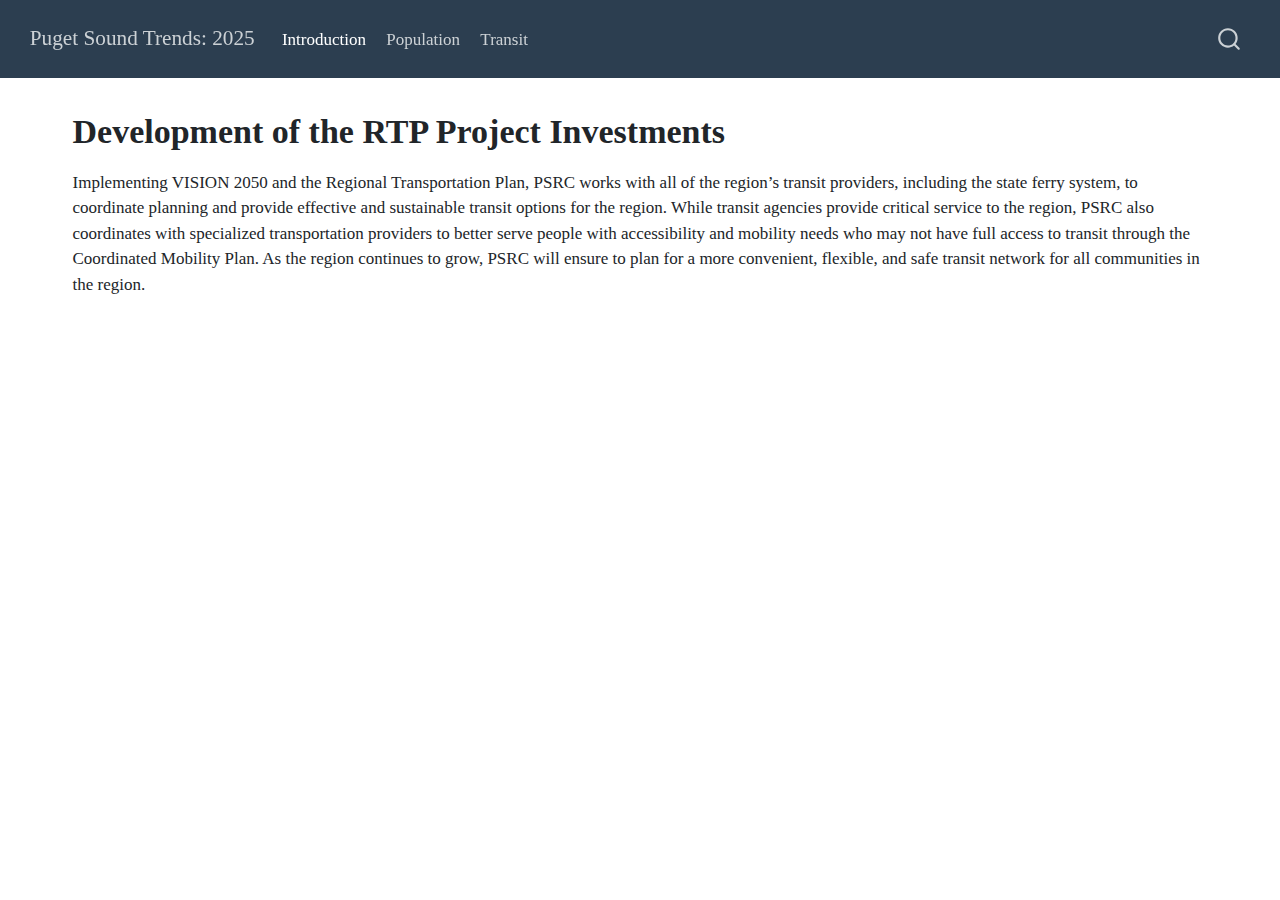
<file: docs/index.html>
<!DOCTYPE html>
<html xmlns="http://www.w3.org/1999/xhtml" lang="en" xml:lang="en"><head>

<meta charset="utf-8">
<meta name="generator" content="quarto-1.8.26">

<meta name="viewport" content="width=device-width, initial-scale=1.0, user-scalable=yes">


<title>Puget Sound Trends - Index Page – Puget Sound Trends: 2025</title>
<style>
code{white-space: pre-wrap;}
span.smallcaps{font-variant: small-caps;}
div.columns{display: flex; gap: min(4vw, 1.5em);}
div.column{flex: auto; overflow-x: auto;}
div.hanging-indent{margin-left: 1.5em; text-indent: -1.5em;}
ul.task-list{list-style: none;}
ul.task-list li input[type="checkbox"] {
  width: 0.8em;
  margin: 0 0.8em 0.2em -1em; /* quarto-specific, see https://github.com/quarto-dev/quarto-cli/issues/4556 */ 
  vertical-align: middle;
}
</style>


<script src="site_libs/quarto-nav/quarto-nav.js"></script>
<script src="site_libs/quarto-nav/headroom.min.js"></script>
<script src="site_libs/clipboard/clipboard.min.js"></script>
<script src="site_libs/quarto-search/autocomplete.umd.js"></script>
<script src="site_libs/quarto-search/fuse.min.js"></script>
<script src="site_libs/quarto-search/quarto-search.js"></script>
<meta name="quarto:offset" content="./">
<script src="site_libs/quarto-html/quarto.js" type="module"></script>
<script src="site_libs/quarto-html/tabsets/tabsets.js" type="module"></script>
<script src="site_libs/quarto-html/axe/axe-check.js" type="module"></script>
<script src="site_libs/quarto-html/popper.min.js"></script>
<script src="site_libs/quarto-html/tippy.umd.min.js"></script>
<script src="site_libs/quarto-html/anchor.min.js"></script>
<link href="site_libs/quarto-html/tippy.css" rel="stylesheet">
<link href="site_libs/quarto-html/quarto-syntax-highlighting-587c61ba64f3a5504c4d52d930310e48.css" rel="stylesheet" id="quarto-text-highlighting-styles">
<script src="site_libs/bootstrap/bootstrap.min.js"></script>
<link href="site_libs/bootstrap/bootstrap-icons.css" rel="stylesheet">
<link href="site_libs/bootstrap/bootstrap-1cbf90e3c5d63c379ecdb646eb2170a1.min.css" rel="stylesheet" append-hash="true" id="quarto-bootstrap" data-mode="light">
<script src="site_libs/quarto-contrib/intersection-observer-polyfill-1.0.0/intersection-observer.js"></script>
<script src="site_libs/quarto-contrib/scrollama-3.2.0/scrollama.min.js"></script>
<script src="site_libs/quarto-contrib/closeread-0.1.0/closeread.js"></script>
<script id="quarto-search-options" type="application/json">{
  "location": "navbar",
  "copy-button": false,
  "collapse-after": 3,
  "panel-placement": "end",
  "type": "overlay",
  "limit": 50,
  "keyboard-shortcut": [
    "f",
    "/",
    "s"
  ],
  "show-item-context": false,
  "language": {
    "search-no-results-text": "No results",
    "search-matching-documents-text": "matching documents",
    "search-copy-link-title": "Copy link to search",
    "search-hide-matches-text": "Hide additional matches",
    "search-more-match-text": "more match in this document",
    "search-more-matches-text": "more matches in this document",
    "search-clear-button-title": "Clear",
    "search-text-placeholder": "",
    "search-detached-cancel-button-title": "Cancel",
    "search-submit-button-title": "Submit",
    "search-label": "Search"
  }
}</script>
<meta cr-debug-mode="false">
<meta cr-remove-header-space="true">


<link rel="stylesheet" href="site_libs\quarto-contrib\quarto-project\qmd-lab\closeread\closeread.css">
</head>

<body class="nav-fixed quarto-light">

<div id="quarto-search-results"></div>
  <header id="quarto-header" class="headroom fixed-top">
    <nav class="navbar navbar-expand-lg " data-bs-theme="dark">
      <div class="navbar-container container-fluid">
      <div class="navbar-brand-container mx-auto">
    <a class="navbar-brand" href="./index.html">
    <span class="navbar-title">Puget Sound Trends: 2025</span>
    </a>
  </div>
            <div id="quarto-search" class="" title="Search"></div>
          <button class="navbar-toggler" type="button" data-bs-toggle="collapse" data-bs-target="#navbarCollapse" aria-controls="navbarCollapse" role="menu" aria-expanded="false" aria-label="Toggle navigation" onclick="if (window.quartoToggleHeadroom) { window.quartoToggleHeadroom(); }">
  <span class="navbar-toggler-icon"></span>
</button>
          <div class="collapse navbar-collapse" id="navbarCollapse">
            <ul class="navbar-nav navbar-nav-scroll me-auto">
  <li class="nav-item">
    <a class="nav-link active" href="./index.html" aria-current="page"> 
<span class="menu-text">Introduction</span></a>
  </li>  
  <li class="nav-item">
    <a class="nav-link" href="./population.html"> 
<span class="menu-text">Population</span></a>
  </li>  
  <li class="nav-item">
    <a class="nav-link" href="./transit.html"> 
<span class="menu-text">Transit</span></a>
  </li>  
</ul>
          </div> <!-- /navcollapse -->
            <div class="quarto-navbar-tools">
</div>
      </div> <!-- /container-fluid -->
    </nav>
</header>
<!-- content -->
<div id="quarto-content" class="quarto-container page-columns page-rows-contents page-layout-full page-navbar">
<!-- sidebar -->
<!-- margin-sidebar -->
    
<!-- main -->
<main class="content column-page" id="quarto-document-content">
      <!-- user-provided yaml closeread style options -->
      <style>
        :root {
          --cr-section-background-color: white;
--cr-narrative-sidebar-width: 1.5fr;
--cr-narrative-font-family: Poppins;
--cr-narrative-background-color-overlay: white;
        }
      </style>
    

<header id="title-block-header" class="quarto-title-block default">
<div class="quarto-title">
<h1 class="title">Puget Sound Trends - Index Page</h1>
</div>



<div class="quarto-title-meta column-page">

    
  
    
  </div>
  


</header>


<style>
/* Reduce vertical space in narrative sections */
.cr-section .narrative-col .trigger {
  padding-block: 2svh !important;
  padding-inline: 1rem !important;
}
</style>
<section id="development-of-the-rtp-project-investments" class="level1">
<h1>Development of the RTP Project Investments</h1>
<p>Implementing VISION 2050 and the Regional Transportation Plan, PSRC works with all of the region’s transit providers, including the state ferry system, to coordinate planning and provide effective and sustainable transit options for the region. While transit agencies provide critical service to the region, PSRC also coordinates with specialized transportation providers to better serve people with accessibility and mobility needs who may not have full access to transit through the Coordinated Mobility Plan. As the region continues to grow, PSRC will ensure to plan for a more convenient, flexible, and safe transit network for all communities in the region.</p>


</section>

</main> <!-- /main -->
<script id="quarto-html-after-body" type="application/javascript">
  window.document.addEventListener("DOMContentLoaded", function (event) {
    const icon = "";
    const anchorJS = new window.AnchorJS();
    anchorJS.options = {
      placement: 'right',
      icon: icon
    };
    anchorJS.add('.anchored');
    const isCodeAnnotation = (el) => {
      for (const clz of el.classList) {
        if (clz.startsWith('code-annotation-')) {                     
          return true;
        }
      }
      return false;
    }
    const onCopySuccess = function(e) {
      // button target
      const button = e.trigger;
      // don't keep focus
      button.blur();
      // flash "checked"
      button.classList.add('code-copy-button-checked');
      var currentTitle = button.getAttribute("title");
      button.setAttribute("title", "Copied!");
      let tooltip;
      if (window.bootstrap) {
        button.setAttribute("data-bs-toggle", "tooltip");
        button.setAttribute("data-bs-placement", "left");
        button.setAttribute("data-bs-title", "Copied!");
        tooltip = new bootstrap.Tooltip(button, 
          { trigger: "manual", 
            customClass: "code-copy-button-tooltip",
            offset: [0, -8]});
        tooltip.show();    
      }
      setTimeout(function() {
        if (tooltip) {
          tooltip.hide();
          button.removeAttribute("data-bs-title");
          button.removeAttribute("data-bs-toggle");
          button.removeAttribute("data-bs-placement");
        }
        button.setAttribute("title", currentTitle);
        button.classList.remove('code-copy-button-checked');
      }, 1000);
      // clear code selection
      e.clearSelection();
    }
    const getTextToCopy = function(trigger) {
      const outerScaffold = trigger.parentElement.cloneNode(true);
      const codeEl = outerScaffold.querySelector('code');
      for (const childEl of codeEl.children) {
        if (isCodeAnnotation(childEl)) {
          childEl.remove();
        }
      }
      return codeEl.innerText;
    }
    const clipboard = new window.ClipboardJS('.code-copy-button:not([data-in-quarto-modal])', {
      text: getTextToCopy
    });
    clipboard.on('success', onCopySuccess);
    if (window.document.getElementById('quarto-embedded-source-code-modal')) {
      const clipboardModal = new window.ClipboardJS('.code-copy-button[data-in-quarto-modal]', {
        text: getTextToCopy,
        container: window.document.getElementById('quarto-embedded-source-code-modal')
      });
      clipboardModal.on('success', onCopySuccess);
    }
      var localhostRegex = new RegExp(/^(?:http|https):\/\/localhost\:?[0-9]*\//);
      var mailtoRegex = new RegExp(/^mailto:/);
        var filterRegex = new RegExp('/' + window.location.host + '/');
      var isInternal = (href) => {
          return filterRegex.test(href) || localhostRegex.test(href) || mailtoRegex.test(href);
      }
      // Inspect non-navigation links and adorn them if external
     var links = window.document.querySelectorAll('a[href]:not(.nav-link):not(.navbar-brand):not(.toc-action):not(.sidebar-link):not(.sidebar-item-toggle):not(.pagination-link):not(.no-external):not([aria-hidden]):not(.dropdown-item):not(.quarto-navigation-tool):not(.about-link)');
      for (var i=0; i<links.length; i++) {
        const link = links[i];
        if (!isInternal(link.href)) {
          // undo the damage that might have been done by quarto-nav.js in the case of
          // links that we want to consider external
          if (link.dataset.originalHref !== undefined) {
            link.href = link.dataset.originalHref;
          }
        }
      }
    function tippyHover(el, contentFn, onTriggerFn, onUntriggerFn) {
      const config = {
        allowHTML: true,
        maxWidth: 500,
        delay: 100,
        arrow: false,
        appendTo: function(el) {
            return el.parentElement;
        },
        interactive: true,
        interactiveBorder: 10,
        theme: 'quarto',
        placement: 'bottom-start',
      };
      if (contentFn) {
        config.content = contentFn;
      }
      if (onTriggerFn) {
        config.onTrigger = onTriggerFn;
      }
      if (onUntriggerFn) {
        config.onUntrigger = onUntriggerFn;
      }
      window.tippy(el, config); 
    }
    const noterefs = window.document.querySelectorAll('a[role="doc-noteref"]');
    for (var i=0; i<noterefs.length; i++) {
      const ref = noterefs[i];
      tippyHover(ref, function() {
        // use id or data attribute instead here
        let href = ref.getAttribute('data-footnote-href') || ref.getAttribute('href');
        try { href = new URL(href).hash; } catch {}
        const id = href.replace(/^#\/?/, "");
        const note = window.document.getElementById(id);
        if (note) {
          return note.innerHTML;
        } else {
          return "";
        }
      });
    }
    const xrefs = window.document.querySelectorAll('a.quarto-xref');
    const processXRef = (id, note) => {
      // Strip column container classes
      const stripColumnClz = (el) => {
        el.classList.remove("page-full", "page-columns");
        if (el.children) {
          for (const child of el.children) {
            stripColumnClz(child);
          }
        }
      }
      stripColumnClz(note)
      if (id === null || id.startsWith('sec-')) {
        // Special case sections, only their first couple elements
        const container = document.createElement("div");
        if (note.children && note.children.length > 2) {
          container.appendChild(note.children[0].cloneNode(true));
          for (let i = 1; i < note.children.length; i++) {
            const child = note.children[i];
            if (child.tagName === "P" && child.innerText === "") {
              continue;
            } else {
              container.appendChild(child.cloneNode(true));
              break;
            }
          }
          if (window.Quarto?.typesetMath) {
            window.Quarto.typesetMath(container);
          }
          return container.innerHTML
        } else {
          if (window.Quarto?.typesetMath) {
            window.Quarto.typesetMath(note);
          }
          return note.innerHTML;
        }
      } else {
        // Remove any anchor links if they are present
        const anchorLink = note.querySelector('a.anchorjs-link');
        if (anchorLink) {
          anchorLink.remove();
        }
        if (window.Quarto?.typesetMath) {
          window.Quarto.typesetMath(note);
        }
        if (note.classList.contains("callout")) {
          return note.outerHTML;
        } else {
          return note.innerHTML;
        }
      }
    }
    for (var i=0; i<xrefs.length; i++) {
      const xref = xrefs[i];
      tippyHover(xref, undefined, function(instance) {
        instance.disable();
        let url = xref.getAttribute('href');
        let hash = undefined; 
        if (url.startsWith('#')) {
          hash = url;
        } else {
          try { hash = new URL(url).hash; } catch {}
        }
        if (hash) {
          const id = hash.replace(/^#\/?/, "");
          const note = window.document.getElementById(id);
          if (note !== null) {
            try {
              const html = processXRef(id, note.cloneNode(true));
              instance.setContent(html);
            } finally {
              instance.enable();
              instance.show();
            }
          } else {
            // See if we can fetch this
            fetch(url.split('#')[0])
            .then(res => res.text())
            .then(html => {
              const parser = new DOMParser();
              const htmlDoc = parser.parseFromString(html, "text/html");
              const note = htmlDoc.getElementById(id);
              if (note !== null) {
                const html = processXRef(id, note);
                instance.setContent(html);
              } 
            }).finally(() => {
              instance.enable();
              instance.show();
            });
          }
        } else {
          // See if we can fetch a full url (with no hash to target)
          // This is a special case and we should probably do some content thinning / targeting
          fetch(url)
          .then(res => res.text())
          .then(html => {
            const parser = new DOMParser();
            const htmlDoc = parser.parseFromString(html, "text/html");
            const note = htmlDoc.querySelector('main.content');
            if (note !== null) {
              // This should only happen for chapter cross references
              // (since there is no id in the URL)
              // remove the first header
              if (note.children.length > 0 && note.children[0].tagName === "HEADER") {
                note.children[0].remove();
              }
              const html = processXRef(null, note);
              instance.setContent(html);
            } 
          }).finally(() => {
            instance.enable();
            instance.show();
          });
        }
      }, function(instance) {
      });
    }
        let selectedAnnoteEl;
        const selectorForAnnotation = ( cell, annotation) => {
          let cellAttr = 'data-code-cell="' + cell + '"';
          let lineAttr = 'data-code-annotation="' +  annotation + '"';
          const selector = 'span[' + cellAttr + '][' + lineAttr + ']';
          return selector;
        }
        const selectCodeLines = (annoteEl) => {
          const doc = window.document;
          const targetCell = annoteEl.getAttribute("data-target-cell");
          const targetAnnotation = annoteEl.getAttribute("data-target-annotation");
          const annoteSpan = window.document.querySelector(selectorForAnnotation(targetCell, targetAnnotation));
          const lines = annoteSpan.getAttribute("data-code-lines").split(",");
          const lineIds = lines.map((line) => {
            return targetCell + "-" + line;
          })
          let top = null;
          let height = null;
          let parent = null;
          if (lineIds.length > 0) {
              //compute the position of the single el (top and bottom and make a div)
              const el = window.document.getElementById(lineIds[0]);
              top = el.offsetTop;
              height = el.offsetHeight;
              parent = el.parentElement.parentElement;
            if (lineIds.length > 1) {
              const lastEl = window.document.getElementById(lineIds[lineIds.length - 1]);
              const bottom = lastEl.offsetTop + lastEl.offsetHeight;
              height = bottom - top;
            }
            if (top !== null && height !== null && parent !== null) {
              // cook up a div (if necessary) and position it 
              let div = window.document.getElementById("code-annotation-line-highlight");
              if (div === null) {
                div = window.document.createElement("div");
                div.setAttribute("id", "code-annotation-line-highlight");
                div.style.position = 'absolute';
                parent.appendChild(div);
              }
              div.style.top = top - 2 + "px";
              div.style.height = height + 4 + "px";
              div.style.left = 0;
              let gutterDiv = window.document.getElementById("code-annotation-line-highlight-gutter");
              if (gutterDiv === null) {
                gutterDiv = window.document.createElement("div");
                gutterDiv.setAttribute("id", "code-annotation-line-highlight-gutter");
                gutterDiv.style.position = 'absolute';
                const codeCell = window.document.getElementById(targetCell);
                const gutter = codeCell.querySelector('.code-annotation-gutter');
                gutter.appendChild(gutterDiv);
              }
              gutterDiv.style.top = top - 2 + "px";
              gutterDiv.style.height = height + 4 + "px";
            }
            selectedAnnoteEl = annoteEl;
          }
        };
        const unselectCodeLines = () => {
          const elementsIds = ["code-annotation-line-highlight", "code-annotation-line-highlight-gutter"];
          elementsIds.forEach((elId) => {
            const div = window.document.getElementById(elId);
            if (div) {
              div.remove();
            }
          });
          selectedAnnoteEl = undefined;
        };
          // Handle positioning of the toggle
      window.addEventListener(
        "resize",
        throttle(() => {
          elRect = undefined;
          if (selectedAnnoteEl) {
            selectCodeLines(selectedAnnoteEl);
          }
        }, 10)
      );
      function throttle(fn, ms) {
      let throttle = false;
      let timer;
        return (...args) => {
          if(!throttle) { // first call gets through
              fn.apply(this, args);
              throttle = true;
          } else { // all the others get throttled
              if(timer) clearTimeout(timer); // cancel #2
              timer = setTimeout(() => {
                fn.apply(this, args);
                timer = throttle = false;
              }, ms);
          }
        };
      }
        // Attach click handler to the DT
        const annoteDls = window.document.querySelectorAll('dt[data-target-cell]');
        for (const annoteDlNode of annoteDls) {
          annoteDlNode.addEventListener('click', (event) => {
            const clickedEl = event.target;
            if (clickedEl !== selectedAnnoteEl) {
              unselectCodeLines();
              const activeEl = window.document.querySelector('dt[data-target-cell].code-annotation-active');
              if (activeEl) {
                activeEl.classList.remove('code-annotation-active');
              }
              selectCodeLines(clickedEl);
              clickedEl.classList.add('code-annotation-active');
            } else {
              // Unselect the line
              unselectCodeLines();
              clickedEl.classList.remove('code-annotation-active');
            }
          });
        }
    const findCites = (el) => {
      const parentEl = el.parentElement;
      if (parentEl) {
        const cites = parentEl.dataset.cites;
        if (cites) {
          return {
            el,
            cites: cites.split(' ')
          };
        } else {
          return findCites(el.parentElement)
        }
      } else {
        return undefined;
      }
    };
    var bibliorefs = window.document.querySelectorAll('a[role="doc-biblioref"]');
    for (var i=0; i<bibliorefs.length; i++) {
      const ref = bibliorefs[i];
      const citeInfo = findCites(ref);
      if (citeInfo) {
        tippyHover(citeInfo.el, function() {
          var popup = window.document.createElement('div');
          citeInfo.cites.forEach(function(cite) {
            var citeDiv = window.document.createElement('div');
            citeDiv.classList.add('hanging-indent');
            citeDiv.classList.add('csl-entry');
            var biblioDiv = window.document.getElementById('ref-' + cite);
            if (biblioDiv) {
              citeDiv.innerHTML = biblioDiv.innerHTML;
            }
            popup.appendChild(citeDiv);
          });
          return popup.innerHTML;
        });
      }
    }
  });
  </script>
</div> <!-- /content -->




</body></html>
</file>
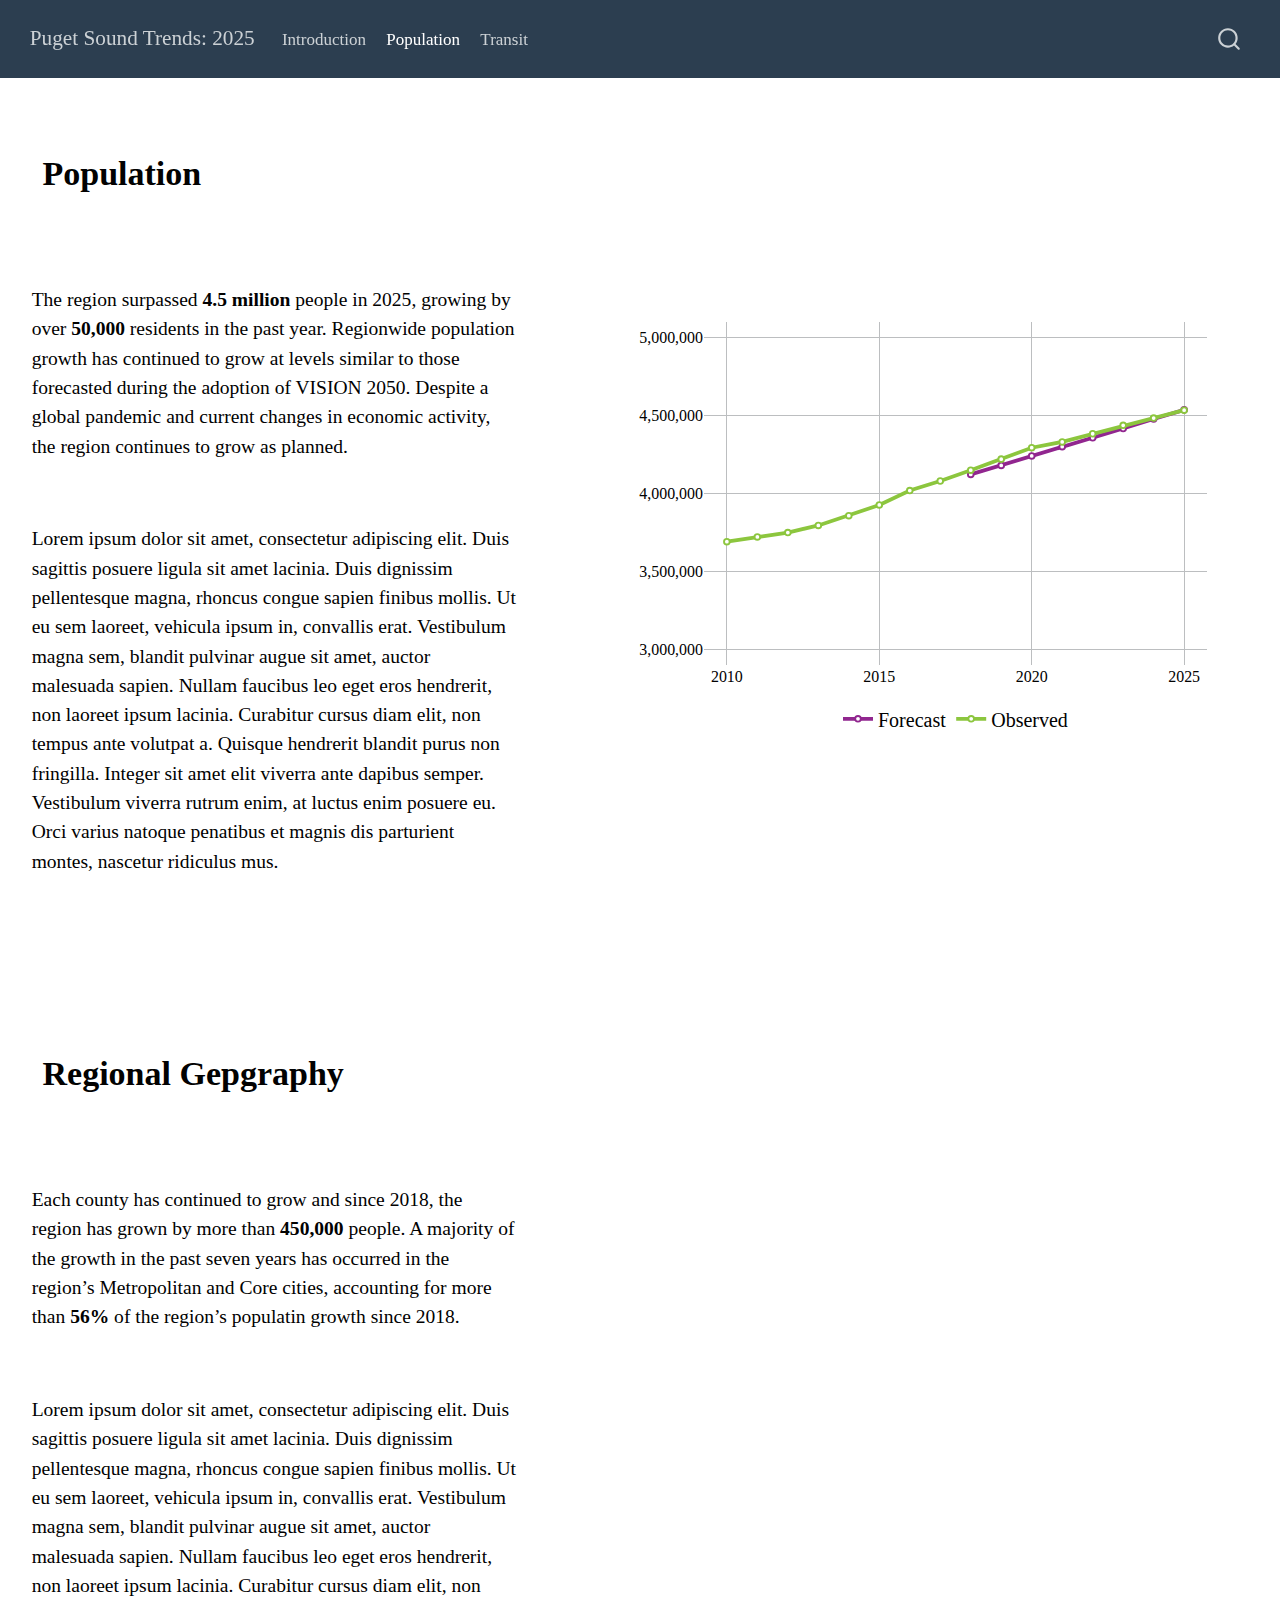
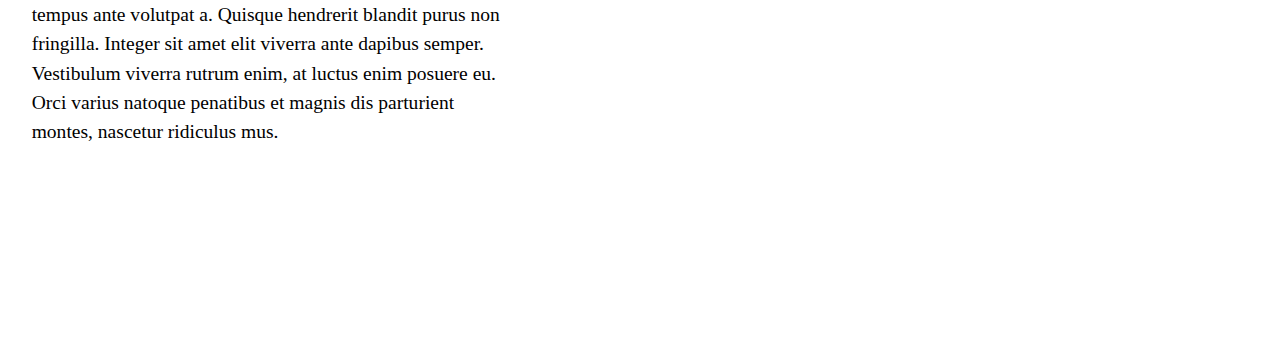
<file: docs/population.html>
<!DOCTYPE html>
<html xmlns="http://www.w3.org/1999/xhtml" lang="en" xml:lang="en"><head>

<meta charset="utf-8">
<meta name="generator" content="quarto-1.8.26">

<meta name="viewport" content="width=device-width, initial-scale=1.0, user-scalable=yes">


<title>Puget Sound Trends - Population Page – Puget Sound Trends: 2025</title>
<style>
code{white-space: pre-wrap;}
span.smallcaps{font-variant: small-caps;}
div.columns{display: flex; gap: min(4vw, 1.5em);}
div.column{flex: auto; overflow-x: auto;}
div.hanging-indent{margin-left: 1.5em; text-indent: -1.5em;}
ul.task-list{list-style: none;}
ul.task-list li input[type="checkbox"] {
  width: 0.8em;
  margin: 0 0.8em 0.2em -1em; /* quarto-specific, see https://github.com/quarto-dev/quarto-cli/issues/4556 */ 
  vertical-align: middle;
}
</style>


<script src="site_libs/quarto-nav/quarto-nav.js"></script>
<script src="site_libs/quarto-nav/headroom.min.js"></script>
<script src="site_libs/clipboard/clipboard.min.js"></script>
<script src="site_libs/quarto-search/autocomplete.umd.js"></script>
<script src="site_libs/quarto-search/fuse.min.js"></script>
<script src="site_libs/quarto-search/quarto-search.js"></script>
<meta name="quarto:offset" content="./">
<script src="site_libs/quarto-html/quarto.js" type="module"></script>
<script src="site_libs/quarto-html/tabsets/tabsets.js" type="module"></script>
<script src="site_libs/quarto-html/axe/axe-check.js" type="module"></script>
<script src="site_libs/quarto-html/popper.min.js"></script>
<script src="site_libs/quarto-html/tippy.umd.min.js"></script>
<script src="site_libs/quarto-html/anchor.min.js"></script>
<link href="site_libs/quarto-html/tippy.css" rel="stylesheet">
<link href="site_libs/quarto-html/quarto-syntax-highlighting-587c61ba64f3a5504c4d52d930310e48.css" rel="stylesheet" id="quarto-text-highlighting-styles">
<script src="site_libs/bootstrap/bootstrap.min.js"></script>
<link href="site_libs/bootstrap/bootstrap-icons.css" rel="stylesheet">
<link href="site_libs/bootstrap/bootstrap-1cbf90e3c5d63c379ecdb646eb2170a1.min.css" rel="stylesheet" append-hash="true" id="quarto-bootstrap" data-mode="light">
<script src="site_libs/quarto-contrib/intersection-observer-polyfill-1.0.0/intersection-observer.js"></script>
<script src="site_libs/quarto-contrib/scrollama-3.2.0/scrollama.min.js"></script>
<script src="site_libs/quarto-contrib/closeread-0.1.0/closeread.js"></script>
<script id="quarto-search-options" type="application/json">{
  "location": "navbar",
  "copy-button": false,
  "collapse-after": 3,
  "panel-placement": "end",
  "type": "overlay",
  "limit": 50,
  "keyboard-shortcut": [
    "f",
    "/",
    "s"
  ],
  "show-item-context": false,
  "language": {
    "search-no-results-text": "No results",
    "search-matching-documents-text": "matching documents",
    "search-copy-link-title": "Copy link to search",
    "search-hide-matches-text": "Hide additional matches",
    "search-more-match-text": "more match in this document",
    "search-more-matches-text": "more matches in this document",
    "search-clear-button-title": "Clear",
    "search-text-placeholder": "",
    "search-detached-cancel-button-title": "Cancel",
    "search-submit-button-title": "Submit",
    "search-label": "Search"
  }
}</script>
<link href="site_libs/htmltools-fill-0.5.8.1/fill.css" rel="stylesheet">

<script src="site_libs/htmlwidgets-1.6.4/htmlwidgets.js"></script>

<script src="site_libs/plotly-binding-4.11.0/plotly.js"></script>

<script src="site_libs/typedarray-0.1/typedarray.min.js"></script>

<script src="site_libs/jquery-3.5.1/jquery.min.js"></script>

<link href="site_libs/crosstalk-1.2.1/css/crosstalk.min.css" rel="stylesheet">

<script src="site_libs/crosstalk-1.2.1/js/crosstalk.min.js"></script>

<link href="site_libs/plotly-htmlwidgets-css-2.11.1/plotly-htmlwidgets.css" rel="stylesheet">

<script src="site_libs/plotly-main-2.11.1/plotly-latest.min.js"></script>

<meta cr-debug-mode="false">
<meta cr-remove-header-space="true">


<link rel="stylesheet" href="site_libs\quarto-contrib\quarto-project\qmd-lab\closeread\closeread.css">
</head>

<body class="nav-fixed quarto-light">

<div id="quarto-search-results"></div>
  <header id="quarto-header" class="headroom fixed-top">
    <nav class="navbar navbar-expand-lg " data-bs-theme="dark">
      <div class="navbar-container container-fluid">
      <div class="navbar-brand-container mx-auto">
    <a class="navbar-brand" href="./index.html">
    <span class="navbar-title">Puget Sound Trends: 2025</span>
    </a>
  </div>
            <div id="quarto-search" class="" title="Search"></div>
          <button class="navbar-toggler" type="button" data-bs-toggle="collapse" data-bs-target="#navbarCollapse" aria-controls="navbarCollapse" role="menu" aria-expanded="false" aria-label="Toggle navigation" onclick="if (window.quartoToggleHeadroom) { window.quartoToggleHeadroom(); }">
  <span class="navbar-toggler-icon"></span>
</button>
          <div class="collapse navbar-collapse" id="navbarCollapse">
            <ul class="navbar-nav navbar-nav-scroll me-auto">
  <li class="nav-item">
    <a class="nav-link" href="./index.html"> 
<span class="menu-text">Introduction</span></a>
  </li>  
  <li class="nav-item">
    <a class="nav-link active" href="./population.html" aria-current="page"> 
<span class="menu-text">Population</span></a>
  </li>  
  <li class="nav-item">
    <a class="nav-link" href="./transit.html"> 
<span class="menu-text">Transit</span></a>
  </li>  
</ul>
          </div> <!-- /navcollapse -->
            <div class="quarto-navbar-tools">
</div>
      </div> <!-- /container-fluid -->
    </nav>
</header>
<!-- content -->
<div id="quarto-content" class="quarto-container page-columns page-rows-contents page-layout-full page-navbar">
<!-- sidebar -->
<!-- margin-sidebar -->
    
<!-- main -->
<main class="content column-page" id="quarto-document-content">
      <!-- user-provided yaml closeread style options -->
      <style>
        :root {
          --cr-narrative-sidebar-width: 1.5fr;
--cr-narrative-background-color-overlay: white;
--cr-narrative-font-family: Poppins;
--cr-section-background-color: white;
        }
      </style>
    

<header id="title-block-header" class="quarto-title-block default">
<div class="quarto-title">
<h1 class="title">Puget Sound Trends - Population Page</h1>
</div>



<div class="quarto-title-meta column-page">

    
  
    
  </div>
  


</header>


<style>
/* Reduce vertical space in narrative sections */
.cr-section .narrative-col .trigger {
  padding-block: 2svh !important;
  padding-inline: 1rem !important;
}
</style>
<div class="cr-section cr-column-screen sidebar-left">
<div class="narrative-col">
<section id="population" class="level1 narrative trigger">
<h1 class="narrative">Population</h1>
</section>
<div class="trigger new-trigger" data-focus-on="cr-pop-region">
<div class="narrative">
<p>The region surpassed <strong>4.5 million</strong> people in 2025, growing by over <strong>50,000</strong> residents in the past year. Regionwide population growth has continued to grow at levels similar to those forecasted during the adoption of VISION 2050. Despite a global pandemic and current changes in economic activity, the region continues to grow as planned.</p>
</div>
</div>
<div class="trigger">
<div class="narrative">
<p>Lorem ipsum dolor sit amet, consectetur adipiscing elit. Duis sagittis posuere ligula sit amet lacinia. Duis dignissim pellentesque magna, rhoncus congue sapien finibus mollis. Ut eu sem laoreet, vehicula ipsum in, convallis erat. Vestibulum magna sem, blandit pulvinar augue sit amet, auctor malesuada sapien. Nullam faucibus leo eget eros hendrerit, non laoreet ipsum lacinia. Curabitur cursus diam elit, non tempus ante volutpat a. Quisque hendrerit blandit purus non fringilla. Integer sit amet elit viverra ante dapibus semper. Vestibulum viverra rutrum enim, at luctus enim posuere eu. Orci varius natoque penatibus et magnis dis parturient montes, nascetur ridiculus mus.</p>
</div>
</div>
</div>
<div class="sticky-col">
<div class="sticky-col-stack">
<div id="cr-pop-region" class="sticky">
<div id="region-population-map" style="width: 600px; position: sticky; margin-top: 0; padding-top: 0;">

</div>
<div class="cell">
<div class="cell-output-display">
<div class="plotly html-widget html-fill-item" id="htmlwidget-0c5af37dc728f42b3478" style="width:100%;height:464px;"></div>
<script type="application/json" data-for="htmlwidget-0c5af37dc728f42b3478">{"x":{"data":[{"x":[2018,2019,2020,2021,2022,2023,2024,2025],"y":[4122419,4180280,4240910,4300285,4357228,4416836,4477439,4536475],"text":["Forecast: 4,122,400","Forecast: 4,180,300","Forecast: 4,240,900","Forecast: 4,300,300","Forecast: 4,357,200","Forecast: 4,416,800","Forecast: 4,477,400","Forecast: 4,536,500"],"type":"scatter","mode":"lines+markers","line":{"width":3.7795275590551185,"color":"rgba(145,38,143,1)","dash":"solid"},"hoveron":"points","name":"Forecast","legendgroup":"Forecast","showlegend":true,"xaxis":"x","yaxis":"y","hoverinfo":"text","marker":{"autocolorscale":false,"color":"rgba(255,255,255,1)","opacity":1,"size":5.6692913385826778,"symbol":"circle","line":{"width":1.8897637795275593,"color":"rgba(145,38,143,1)"}},"frame":null},{"x":[2010,2011,2012,2013,2014,2015,2016,2017,2018,2019,2020,2021,2022,2023,2024,2025],"y":[3690942,3721172,3749421,3795087,3857726,3926769,4018936,4080194,4149624,4220357,4293636,4330750,4383300,4437100,4483900,4534300],"text":["Observed: 3,690,900","Observed: 3,721,200","Observed: 3,749,400","Observed: 3,795,100","Observed: 3,857,700","Observed: 3,926,800","Observed: 4,018,900","Observed: 4,080,200","Observed: 4,149,600","Observed: 4,220,400","Observed: 4,293,600","Observed: 4,330,800","Observed: 4,383,300","Observed: 4,437,100","Observed: 4,483,900","Observed: 4,534,300"],"type":"scatter","mode":"lines+markers","line":{"width":3.7795275590551185,"color":"rgba(140,198,62,1)","dash":"solid"},"hoveron":"points","name":"Observed","legendgroup":"Observed","showlegend":true,"xaxis":"x","yaxis":"y","hoverinfo":"text","marker":{"autocolorscale":false,"color":"rgba(255,255,255,1)","opacity":1,"size":5.6692913385826778,"symbol":"circle","line":{"width":1.8897637795275593,"color":"rgba(140,198,62,1)"}},"frame":null}],"layout":{"margin":{"t":26.228310502283104,"r":7.3059360730593621,"b":29.821502698215028,"l":82.689912826899132},"paper_bgcolor":"rgba(255,255,255,1)","font":{"color":"rgba(0,0,0,1)","family":"","size":14.611872146118724},"xaxis":{"domain":[0,1],"automargin":true,"type":"linear","autorange":false,"range":[2009.25,2025.75],"tickmode":"array","ticktext":["2010","2015","2020","2025"],"tickvals":[2010,2015,2020,2025],"categoryorder":"array","categoryarray":["2010","2015","2020","2025"],"nticks":null,"ticks":"","tickcolor":null,"ticklen":3.6529680365296811,"tickwidth":0,"showticklabels":true,"tickfont":{"color":"rgba(0,0,0,1)","family":"Poppins","size":15.940224159402243},"tickangle":-0,"showline":false,"linecolor":null,"linewidth":0,"showgrid":true,"gridcolor":"rgba(188,190,192,1)","gridwidth":0.265670402656704,"zeroline":false,"anchor":"y","title":{"text":"","font":{"color":null,"family":null,"size":0}},"hoverformat":".2f"},"yaxis":{"domain":[0,1],"automargin":true,"type":"linear","autorange":false,"range":[2900000,5100000],"tickmode":"array","ticktext":["3,000,000","3,500,000","4,000,000","4,500,000","5,000,000"],"tickvals":[3000000,3500000,4000000,4500000,5000000],"categoryorder":"array","categoryarray":["3,000,000","3,500,000","4,000,000","4,500,000","5,000,000"],"nticks":null,"ticks":"","tickcolor":null,"ticklen":3.6529680365296811,"tickwidth":0,"showticklabels":true,"tickfont":{"color":"rgba(0,0,0,1)","family":"Poppins","size":15.940224159402243},"tickangle":-0,"showline":false,"linecolor":null,"linewidth":0,"showgrid":true,"gridcolor":"rgba(188,190,192,1)","gridwidth":0.26567040265670405,"zeroline":false,"anchor":"x","title":{"text":"","font":{"color":null,"family":null,"size":0}},"hoverformat":".2f"},"shapes":[{"type":"rect","fillcolor":null,"line":{"color":null,"width":0,"linetype":[]},"yref":"paper","xref":"paper","layer":"below","x0":0,"x1":1,"y0":0,"y1":1}],"showlegend":true,"legend":{"bgcolor":null,"bordercolor":null,"borderwidth":0,"font":{"color":"black","family":"Poppins","size":20},"title":"","orientation":"h","xanchor":"center","xref":"container","x":0.5,"y":-0.10000000000000001,"pad":{"b":50,"t":50}},"hovermode":"closest","barmode":"relative","autosize":true,"height":450,"hoverlabel":{"bgcolor":"#EDF9FF","font":{"size":16,"color":"#2F3030","face":"bold"}}},"config":{"doubleClick":"reset","modeBarButtonsToAdd":["hoverclosest","hovercompare"],"showSendToCloud":false},"source":"A","attrs":{"3638222bd38":{"x":{},"y":{},"colour":{},"text":{},"type":"scatter"},"36385c7926ab":{"x":{},"y":{},"colour":{},"text":{}}},"cur_data":"3638222bd38","visdat":{"3638222bd38":["function (y) ","x"],"36385c7926ab":["function (y) ","x"]},"highlight":{"on":"plotly_click","persistent":false,"dynamic":false,"selectize":false,"opacityDim":0.20000000000000001,"selected":{"opacity":1},"debounce":0},"shinyEvents":["plotly_hover","plotly_click","plotly_selected","plotly_relayout","plotly_brushed","plotly_brushing","plotly_clickannotation","plotly_doubleclick","plotly_deselect","plotly_afterplot","plotly_sunburstclick"],"base_url":"https://plot.ly"},"evals":[],"jsHooks":[]}</script>
</div>
</div>
</div>
</div>
</div>
</div>
<div class="cr-section cr-column-screen sidebar-left">
<div class="narrative-col">
<section id="regional-gepgraphy" class="level1 narrative trigger">
<h1 class="narrative">Regional Gepgraphy</h1>
</section>
<div class="trigger new-trigger" data-focus-on="cr-pop-regional-geography">
<div class="narrative">
<p>Each county has continued to grow and since 2018, the region has grown by more than <strong>450,000</strong> people. A majority of the growth in the past seven years has occurred in the region’s Metropolitan and Core cities, accounting for more than <strong>56%</strong> of the region’s populatin growth since 2018.</p>
</div>
</div>
<div class="trigger">
<div class="narrative">
<p>Lorem ipsum dolor sit amet, consectetur adipiscing elit. Duis sagittis posuere ligula sit amet lacinia. Duis dignissim pellentesque magna, rhoncus congue sapien finibus mollis. Ut eu sem laoreet, vehicula ipsum in, convallis erat. Vestibulum magna sem, blandit pulvinar augue sit amet, auctor malesuada sapien. Nullam faucibus leo eget eros hendrerit, non laoreet ipsum lacinia. Curabitur cursus diam elit, non tempus ante volutpat a. Quisque hendrerit blandit purus non fringilla. Integer sit amet elit viverra ante dapibus semper. Vestibulum viverra rutrum enim, at luctus enim posuere eu. Orci varius natoque penatibus et magnis dis parturient montes, nascetur ridiculus mus.</p>
</div>
</div>
</div>
<div class="sticky-col">
<div class="sticky-col-stack">
<div id="cr-pop-regional-geography" class="sticky">
<div id="region-geography-population-map" style="width: 600px; position: sticky; margin-top: 0; padding-top: 0;">

</div>
<div class="cell">
<div class="cell-output-display">
<div>
<figure class="figure">
<p><img src="population_files/figure-html/show_regional_geography_pop_chart-1.png" class="img-fluid figure-img" width="672"></p>
</figure>
</div>
</div>
</div>
</div>
</div>
</div>
</div>



</main> <!-- /main -->
<script id="quarto-html-after-body" type="application/javascript">
  window.document.addEventListener("DOMContentLoaded", function (event) {
    const icon = "";
    const anchorJS = new window.AnchorJS();
    anchorJS.options = {
      placement: 'right',
      icon: icon
    };
    anchorJS.add('.anchored');
    const isCodeAnnotation = (el) => {
      for (const clz of el.classList) {
        if (clz.startsWith('code-annotation-')) {                     
          return true;
        }
      }
      return false;
    }
    const onCopySuccess = function(e) {
      // button target
      const button = e.trigger;
      // don't keep focus
      button.blur();
      // flash "checked"
      button.classList.add('code-copy-button-checked');
      var currentTitle = button.getAttribute("title");
      button.setAttribute("title", "Copied!");
      let tooltip;
      if (window.bootstrap) {
        button.setAttribute("data-bs-toggle", "tooltip");
        button.setAttribute("data-bs-placement", "left");
        button.setAttribute("data-bs-title", "Copied!");
        tooltip = new bootstrap.Tooltip(button, 
          { trigger: "manual", 
            customClass: "code-copy-button-tooltip",
            offset: [0, -8]});
        tooltip.show();    
      }
      setTimeout(function() {
        if (tooltip) {
          tooltip.hide();
          button.removeAttribute("data-bs-title");
          button.removeAttribute("data-bs-toggle");
          button.removeAttribute("data-bs-placement");
        }
        button.setAttribute("title", currentTitle);
        button.classList.remove('code-copy-button-checked');
      }, 1000);
      // clear code selection
      e.clearSelection();
    }
    const getTextToCopy = function(trigger) {
      const outerScaffold = trigger.parentElement.cloneNode(true);
      const codeEl = outerScaffold.querySelector('code');
      for (const childEl of codeEl.children) {
        if (isCodeAnnotation(childEl)) {
          childEl.remove();
        }
      }
      return codeEl.innerText;
    }
    const clipboard = new window.ClipboardJS('.code-copy-button:not([data-in-quarto-modal])', {
      text: getTextToCopy
    });
    clipboard.on('success', onCopySuccess);
    if (window.document.getElementById('quarto-embedded-source-code-modal')) {
      const clipboardModal = new window.ClipboardJS('.code-copy-button[data-in-quarto-modal]', {
        text: getTextToCopy,
        container: window.document.getElementById('quarto-embedded-source-code-modal')
      });
      clipboardModal.on('success', onCopySuccess);
    }
      var localhostRegex = new RegExp(/^(?:http|https):\/\/localhost\:?[0-9]*\//);
      var mailtoRegex = new RegExp(/^mailto:/);
        var filterRegex = new RegExp('/' + window.location.host + '/');
      var isInternal = (href) => {
          return filterRegex.test(href) || localhostRegex.test(href) || mailtoRegex.test(href);
      }
      // Inspect non-navigation links and adorn them if external
     var links = window.document.querySelectorAll('a[href]:not(.nav-link):not(.navbar-brand):not(.toc-action):not(.sidebar-link):not(.sidebar-item-toggle):not(.pagination-link):not(.no-external):not([aria-hidden]):not(.dropdown-item):not(.quarto-navigation-tool):not(.about-link)');
      for (var i=0; i<links.length; i++) {
        const link = links[i];
        if (!isInternal(link.href)) {
          // undo the damage that might have been done by quarto-nav.js in the case of
          // links that we want to consider external
          if (link.dataset.originalHref !== undefined) {
            link.href = link.dataset.originalHref;
          }
        }
      }
    function tippyHover(el, contentFn, onTriggerFn, onUntriggerFn) {
      const config = {
        allowHTML: true,
        maxWidth: 500,
        delay: 100,
        arrow: false,
        appendTo: function(el) {
            return el.parentElement;
        },
        interactive: true,
        interactiveBorder: 10,
        theme: 'quarto',
        placement: 'bottom-start',
      };
      if (contentFn) {
        config.content = contentFn;
      }
      if (onTriggerFn) {
        config.onTrigger = onTriggerFn;
      }
      if (onUntriggerFn) {
        config.onUntrigger = onUntriggerFn;
      }
      window.tippy(el, config); 
    }
    const noterefs = window.document.querySelectorAll('a[role="doc-noteref"]');
    for (var i=0; i<noterefs.length; i++) {
      const ref = noterefs[i];
      tippyHover(ref, function() {
        // use id or data attribute instead here
        let href = ref.getAttribute('data-footnote-href') || ref.getAttribute('href');
        try { href = new URL(href).hash; } catch {}
        const id = href.replace(/^#\/?/, "");
        const note = window.document.getElementById(id);
        if (note) {
          return note.innerHTML;
        } else {
          return "";
        }
      });
    }
    const xrefs = window.document.querySelectorAll('a.quarto-xref');
    const processXRef = (id, note) => {
      // Strip column container classes
      const stripColumnClz = (el) => {
        el.classList.remove("page-full", "page-columns");
        if (el.children) {
          for (const child of el.children) {
            stripColumnClz(child);
          }
        }
      }
      stripColumnClz(note)
      if (id === null || id.startsWith('sec-')) {
        // Special case sections, only their first couple elements
        const container = document.createElement("div");
        if (note.children && note.children.length > 2) {
          container.appendChild(note.children[0].cloneNode(true));
          for (let i = 1; i < note.children.length; i++) {
            const child = note.children[i];
            if (child.tagName === "P" && child.innerText === "") {
              continue;
            } else {
              container.appendChild(child.cloneNode(true));
              break;
            }
          }
          if (window.Quarto?.typesetMath) {
            window.Quarto.typesetMath(container);
          }
          return container.innerHTML
        } else {
          if (window.Quarto?.typesetMath) {
            window.Quarto.typesetMath(note);
          }
          return note.innerHTML;
        }
      } else {
        // Remove any anchor links if they are present
        const anchorLink = note.querySelector('a.anchorjs-link');
        if (anchorLink) {
          anchorLink.remove();
        }
        if (window.Quarto?.typesetMath) {
          window.Quarto.typesetMath(note);
        }
        if (note.classList.contains("callout")) {
          return note.outerHTML;
        } else {
          return note.innerHTML;
        }
      }
    }
    for (var i=0; i<xrefs.length; i++) {
      const xref = xrefs[i];
      tippyHover(xref, undefined, function(instance) {
        instance.disable();
        let url = xref.getAttribute('href');
        let hash = undefined; 
        if (url.startsWith('#')) {
          hash = url;
        } else {
          try { hash = new URL(url).hash; } catch {}
        }
        if (hash) {
          const id = hash.replace(/^#\/?/, "");
          const note = window.document.getElementById(id);
          if (note !== null) {
            try {
              const html = processXRef(id, note.cloneNode(true));
              instance.setContent(html);
            } finally {
              instance.enable();
              instance.show();
            }
          } else {
            // See if we can fetch this
            fetch(url.split('#')[0])
            .then(res => res.text())
            .then(html => {
              const parser = new DOMParser();
              const htmlDoc = parser.parseFromString(html, "text/html");
              const note = htmlDoc.getElementById(id);
              if (note !== null) {
                const html = processXRef(id, note);
                instance.setContent(html);
              } 
            }).finally(() => {
              instance.enable();
              instance.show();
            });
          }
        } else {
          // See if we can fetch a full url (with no hash to target)
          // This is a special case and we should probably do some content thinning / targeting
          fetch(url)
          .then(res => res.text())
          .then(html => {
            const parser = new DOMParser();
            const htmlDoc = parser.parseFromString(html, "text/html");
            const note = htmlDoc.querySelector('main.content');
            if (note !== null) {
              // This should only happen for chapter cross references
              // (since there is no id in the URL)
              // remove the first header
              if (note.children.length > 0 && note.children[0].tagName === "HEADER") {
                note.children[0].remove();
              }
              const html = processXRef(null, note);
              instance.setContent(html);
            } 
          }).finally(() => {
            instance.enable();
            instance.show();
          });
        }
      }, function(instance) {
      });
    }
        let selectedAnnoteEl;
        const selectorForAnnotation = ( cell, annotation) => {
          let cellAttr = 'data-code-cell="' + cell + '"';
          let lineAttr = 'data-code-annotation="' +  annotation + '"';
          const selector = 'span[' + cellAttr + '][' + lineAttr + ']';
          return selector;
        }
        const selectCodeLines = (annoteEl) => {
          const doc = window.document;
          const targetCell = annoteEl.getAttribute("data-target-cell");
          const targetAnnotation = annoteEl.getAttribute("data-target-annotation");
          const annoteSpan = window.document.querySelector(selectorForAnnotation(targetCell, targetAnnotation));
          const lines = annoteSpan.getAttribute("data-code-lines").split(",");
          const lineIds = lines.map((line) => {
            return targetCell + "-" + line;
          })
          let top = null;
          let height = null;
          let parent = null;
          if (lineIds.length > 0) {
              //compute the position of the single el (top and bottom and make a div)
              const el = window.document.getElementById(lineIds[0]);
              top = el.offsetTop;
              height = el.offsetHeight;
              parent = el.parentElement.parentElement;
            if (lineIds.length > 1) {
              const lastEl = window.document.getElementById(lineIds[lineIds.length - 1]);
              const bottom = lastEl.offsetTop + lastEl.offsetHeight;
              height = bottom - top;
            }
            if (top !== null && height !== null && parent !== null) {
              // cook up a div (if necessary) and position it 
              let div = window.document.getElementById("code-annotation-line-highlight");
              if (div === null) {
                div = window.document.createElement("div");
                div.setAttribute("id", "code-annotation-line-highlight");
                div.style.position = 'absolute';
                parent.appendChild(div);
              }
              div.style.top = top - 2 + "px";
              div.style.height = height + 4 + "px";
              div.style.left = 0;
              let gutterDiv = window.document.getElementById("code-annotation-line-highlight-gutter");
              if (gutterDiv === null) {
                gutterDiv = window.document.createElement("div");
                gutterDiv.setAttribute("id", "code-annotation-line-highlight-gutter");
                gutterDiv.style.position = 'absolute';
                const codeCell = window.document.getElementById(targetCell);
                const gutter = codeCell.querySelector('.code-annotation-gutter');
                gutter.appendChild(gutterDiv);
              }
              gutterDiv.style.top = top - 2 + "px";
              gutterDiv.style.height = height + 4 + "px";
            }
            selectedAnnoteEl = annoteEl;
          }
        };
        const unselectCodeLines = () => {
          const elementsIds = ["code-annotation-line-highlight", "code-annotation-line-highlight-gutter"];
          elementsIds.forEach((elId) => {
            const div = window.document.getElementById(elId);
            if (div) {
              div.remove();
            }
          });
          selectedAnnoteEl = undefined;
        };
          // Handle positioning of the toggle
      window.addEventListener(
        "resize",
        throttle(() => {
          elRect = undefined;
          if (selectedAnnoteEl) {
            selectCodeLines(selectedAnnoteEl);
          }
        }, 10)
      );
      function throttle(fn, ms) {
      let throttle = false;
      let timer;
        return (...args) => {
          if(!throttle) { // first call gets through
              fn.apply(this, args);
              throttle = true;
          } else { // all the others get throttled
              if(timer) clearTimeout(timer); // cancel #2
              timer = setTimeout(() => {
                fn.apply(this, args);
                timer = throttle = false;
              }, ms);
          }
        };
      }
        // Attach click handler to the DT
        const annoteDls = window.document.querySelectorAll('dt[data-target-cell]');
        for (const annoteDlNode of annoteDls) {
          annoteDlNode.addEventListener('click', (event) => {
            const clickedEl = event.target;
            if (clickedEl !== selectedAnnoteEl) {
              unselectCodeLines();
              const activeEl = window.document.querySelector('dt[data-target-cell].code-annotation-active');
              if (activeEl) {
                activeEl.classList.remove('code-annotation-active');
              }
              selectCodeLines(clickedEl);
              clickedEl.classList.add('code-annotation-active');
            } else {
              // Unselect the line
              unselectCodeLines();
              clickedEl.classList.remove('code-annotation-active');
            }
          });
        }
    const findCites = (el) => {
      const parentEl = el.parentElement;
      if (parentEl) {
        const cites = parentEl.dataset.cites;
        if (cites) {
          return {
            el,
            cites: cites.split(' ')
          };
        } else {
          return findCites(el.parentElement)
        }
      } else {
        return undefined;
      }
    };
    var bibliorefs = window.document.querySelectorAll('a[role="doc-biblioref"]');
    for (var i=0; i<bibliorefs.length; i++) {
      const ref = bibliorefs[i];
      const citeInfo = findCites(ref);
      if (citeInfo) {
        tippyHover(citeInfo.el, function() {
          var popup = window.document.createElement('div');
          citeInfo.cites.forEach(function(cite) {
            var citeDiv = window.document.createElement('div');
            citeDiv.classList.add('hanging-indent');
            citeDiv.classList.add('csl-entry');
            var biblioDiv = window.document.getElementById('ref-' + cite);
            if (biblioDiv) {
              citeDiv.innerHTML = biblioDiv.innerHTML;
            }
            popup.appendChild(citeDiv);
          });
          return popup.innerHTML;
        });
      }
    }
  });
  </script>
</div> <!-- /content -->




</body></html>
</file>
<file: docs/site_libs/quarto-html/tippy.css>
.tippy-box[data-animation=fade][data-state=hidden]{opacity:0}[data-tippy-root]{max-width:calc(100vw - 10px)}.tippy-box{position:relative;background-color:#333;color:#fff;border-radius:4px;font-size:14px;line-height:1.4;white-space:normal;outline:0;transition-property:transform,visibility,opacity}.tippy-box[data-placement^=top]>.tippy-arrow{bottom:0}.tippy-box[data-placement^=top]>.tippy-arrow:before{bottom:-7px;left:0;border-width:8px 8px 0;border-top-color:initial;transform-origin:center top}.tippy-box[data-placement^=bottom]>.tippy-arrow{top:0}.tippy-box[data-placement^=bottom]>.tippy-arrow:before{top:-7px;left:0;border-width:0 8px 8px;border-bottom-color:initial;transform-origin:center bottom}.tippy-box[data-placement^=left]>.tippy-arrow{right:0}.tippy-box[data-placement^=left]>.tippy-arrow:before{border-width:8px 0 8px 8px;border-left-color:initial;right:-7px;transform-origin:center left}.tippy-box[data-placement^=right]>.tippy-arrow{left:0}.tippy-box[data-placement^=right]>.tippy-arrow:before{left:-7px;border-width:8px 8px 8px 0;border-right-color:initial;transform-origin:center right}.tippy-box[data-inertia][data-state=visible]{transition-timing-function:cubic-bezier(.54,1.5,.38,1.11)}.tippy-arrow{width:16px;height:16px;color:#333}.tippy-arrow:before{content:"";position:absolute;border-color:transparent;border-style:solid}.tippy-content{position:relative;padding:5px 9px;z-index:1}
</file>
<file: docs/site_libs/quarto-html/quarto-syntax-highlighting-587c61ba64f3a5504c4d52d930310e48.css>
/* quarto syntax highlight colors */
:root {
  --quarto-hl-ot-color: #003B4F;
  --quarto-hl-at-color: #657422;
  --quarto-hl-ss-color: #20794D;
  --quarto-hl-an-color: #5E5E5E;
  --quarto-hl-fu-color: #4758AB;
  --quarto-hl-st-color: #20794D;
  --quarto-hl-cf-color: #003B4F;
  --quarto-hl-op-color: #5E5E5E;
  --quarto-hl-er-color: #AD0000;
  --quarto-hl-bn-color: #AD0000;
  --quarto-hl-al-color: #AD0000;
  --quarto-hl-va-color: #111111;
  --quarto-hl-bu-color: inherit;
  --quarto-hl-ex-color: inherit;
  --quarto-hl-pp-color: #AD0000;
  --quarto-hl-in-color: #5E5E5E;
  --quarto-hl-vs-color: #20794D;
  --quarto-hl-wa-color: #5E5E5E;
  --quarto-hl-do-color: #5E5E5E;
  --quarto-hl-im-color: #00769E;
  --quarto-hl-ch-color: #20794D;
  --quarto-hl-dt-color: #AD0000;
  --quarto-hl-fl-color: #AD0000;
  --quarto-hl-co-color: #5E5E5E;
  --quarto-hl-cv-color: #5E5E5E;
  --quarto-hl-cn-color: #8f5902;
  --quarto-hl-sc-color: #5E5E5E;
  --quarto-hl-dv-color: #AD0000;
  --quarto-hl-kw-color: #003B4F;
}

/* other quarto variables */
:root {
  --quarto-font-monospace: SFMono-Regular, Menlo, Monaco, Consolas, "Liberation Mono", "Courier New", monospace;
}

/* syntax highlight based on Pandoc's rules */
pre > code.sourceCode > span {
  color: #003B4F;
}

code.sourceCode > span {
  color: #003B4F;
}

div.sourceCode,
div.sourceCode pre.sourceCode {
  color: #003B4F;
}

/* Normal */
code span {
  color: #003B4F;
}

/* Alert */
code span.al {
  color: #AD0000;
  font-style: inherit;
}

/* Annotation */
code span.an {
  color: #5E5E5E;
  font-style: inherit;
}

/* Attribute */
code span.at {
  color: #657422;
  font-style: inherit;
}

/* BaseN */
code span.bn {
  color: #AD0000;
  font-style: inherit;
}

/* BuiltIn */
code span.bu {
  font-style: inherit;
}

/* ControlFlow */
code span.cf {
  color: #003B4F;
  font-weight: bold;
  font-style: inherit;
}

/* Char */
code span.ch {
  color: #20794D;
  font-style: inherit;
}

/* Constant */
code span.cn {
  color: #8f5902;
  font-style: inherit;
}

/* Comment */
code span.co {
  color: #5E5E5E;
  font-style: inherit;
}

/* CommentVar */
code span.cv {
  color: #5E5E5E;
  font-style: italic;
}

/* Documentation */
code span.do {
  color: #5E5E5E;
  font-style: italic;
}

/* DataType */
code span.dt {
  color: #AD0000;
  font-style: inherit;
}

/* DecVal */
code span.dv {
  color: #AD0000;
  font-style: inherit;
}

/* Error */
code span.er {
  color: #AD0000;
  font-style: inherit;
}

/* Extension */
code span.ex {
  font-style: inherit;
}

/* Float */
code span.fl {
  color: #AD0000;
  font-style: inherit;
}

/* Function */
code span.fu {
  color: #4758AB;
  font-style: inherit;
}

/* Import */
code span.im {
  color: #00769E;
  font-style: inherit;
}

/* Information */
code span.in {
  color: #5E5E5E;
  font-style: inherit;
}

/* Keyword */
code span.kw {
  color: #003B4F;
  font-weight: bold;
  font-style: inherit;
}

/* Operator */
code span.op {
  color: #5E5E5E;
  font-style: inherit;
}

/* Other */
code span.ot {
  color: #003B4F;
  font-style: inherit;
}

/* Preprocessor */
code span.pp {
  color: #AD0000;
  font-style: inherit;
}

/* SpecialChar */
code span.sc {
  color: #5E5E5E;
  font-style: inherit;
}

/* SpecialString */
code span.ss {
  color: #20794D;
  font-style: inherit;
}

/* String */
code span.st {
  color: #20794D;
  font-style: inherit;
}

/* Variable */
code span.va {
  color: #111111;
  font-style: inherit;
}

/* VerbatimString */
code span.vs {
  color: #20794D;
  font-style: inherit;
}

/* Warning */
code span.wa {
  color: #5E5E5E;
  font-style: italic;
}

.prevent-inlining {
  content: "</";
}

/*# sourceMappingURL=2dce1cc6c82594539e1579de68416b47.css.map */
</file>
<file: docs/site_libs/htmltools-fill-0.5.8.1/fill.css>
@layer htmltools {
  .html-fill-container {
    display: flex;
    flex-direction: column;
    /* Prevent the container from expanding vertically or horizontally beyond its
    parent's constraints. */
    min-height: 0;
    min-width: 0;
  }
  .html-fill-container > .html-fill-item {
    /* Fill items can grow and shrink freely within
    available vertical space in fillable container */
    flex: 1 1 auto;
    min-height: 0;
    min-width: 0;
  }
  .html-fill-container > :not(.html-fill-item) {
    /* Prevent shrinking or growing of non-fill items */
    flex: 0 0 auto;
  }
}
</file>
<file: docs/site_libs/plotly-htmlwidgets-css-2.11.1/plotly-htmlwidgets.css>
/*
just here so that plotly works
correctly with ioslides.
see https://github.com/ropensci/plotly/issues/463
*/

slide:not(.current) .plotly.html-widget{
  display: none;
}
</file>
<file: docs/site_libs/crosstalk-1.2.1/css/crosstalk.min.css>
.container-fluid.crosstalk-bscols{margin-left:-30px;margin-right:-30px;white-space:normal}body>.container-fluid.crosstalk-bscols{margin-left:auto;margin-right:auto}.crosstalk-input-checkboxgroup .crosstalk-options-group .crosstalk-options-column{display:inline-block;padding-right:12px;vertical-align:top}@media only screen and (max-width: 480px){.crosstalk-input-checkboxgroup .crosstalk-options-group .crosstalk-options-column{display:block;padding-right:inherit}}.crosstalk-input{margin-bottom:15px}.crosstalk-input .control-label{margin-bottom:0;vertical-align:middle}.crosstalk-input input[type="checkbox"]{margin:4px 0 0;margin-top:1px;line-height:normal}.crosstalk-input .checkbox{position:relative;display:block;margin-top:10px;margin-bottom:10px}.crosstalk-input .checkbox>label{padding-left:20px;margin-bottom:0;font-weight:400;cursor:pointer}.crosstalk-input .checkbox input[type="checkbox"],.crosstalk-input .checkbox-inline input[type="checkbox"]{position:absolute;margin-top:2px;margin-left:-20px}.crosstalk-input .checkbox+.checkbox{margin-top:-5px}.crosstalk-input .checkbox-inline{position:relative;display:inline-block;padding-left:20px;margin-bottom:0;font-weight:400;vertical-align:middle;cursor:pointer}.crosstalk-input .checkbox-inline+.checkbox-inline{margin-top:0;margin-left:10px}
</file>
